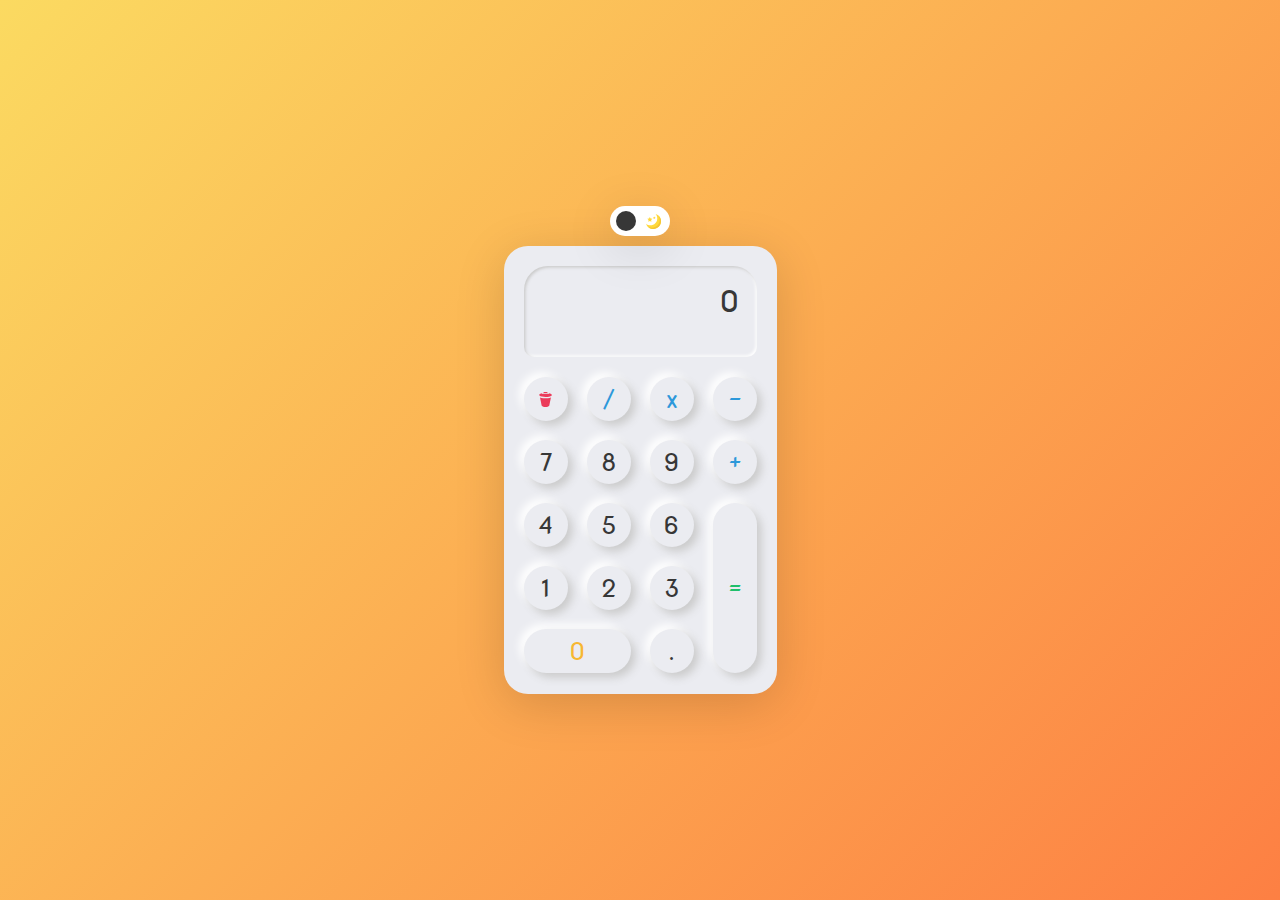
<file: Calculator/index.html>
<!DOCTYPE html>
<html lang="en">

<head>
    <meta charset="UTF-8">
    <meta name="viewport" content="width=device-width, initial-scale=1.0">
    <title>Calculator Ui</title>
    <link rel="stylesheet" href="assets/css/styles.css">
</head>

<body>
    <div class="nightModeToggle">
        <div class="switch"></div>
        <svg id="sun" xmlns="http://www.w3.org/2000/svg" x="0px" y="0px" viewBox="0 0 60 60"
            style="enable-background:new 0 0 60 60;" xml:space="preserve">
            <g>
                <path style="fill:#F0C419;"
                    d="M30,0c-0.552,0-1,0.448-1,1v6c0,0.552,0.448,1,1,1s1-0.448,1-1V1C31,0.448,30.552,0,30,0z"></path>
                <path style="fill:#F0C419;"
                    d="M30,52c-0.552,0-1,0.448-1,1v6c0,0.552,0.448,1,1,1s1-0.448,1-1v-6C31,52.448,30.552,52,30,52z">
                </path>
                <path style="fill:#F0C419;"
                    d="M59,29h-6c-0.552,0-1,0.448-1,1s0.448,1,1,1h6c0.552,0,1-0.448,1-1S59.552,29,59,29z"></path>
                <path style="fill:#F0C419;"
                    d="M8,30c0-0.552-0.448-1-1-1H1c-0.552,0-1,0.448-1,1s0.448,1,1,1h6C7.552,31,8,30.552,8,30z"></path>
                <path style="fill:#F0C419;"
                    d="M46.264,14.736c0.256,0,0.512-0.098,0.707-0.293l5.736-5.736c0.391-0.391,0.391-1.023,0-1.414
                    s-1.023-0.391-1.414,0l-5.736,5.736c-0.391,0.391-0.391,1.023,0,1.414C45.752,14.639,46.008,14.736,46.264,14.736z"></path>
                <path style="fill:#F0C419;" d="M13.029,45.557l-5.736,5.736c-0.391,0.391-0.391,1.023,0,1.414C7.488,52.902,7.744,53,8,53
                    s0.512-0.098,0.707-0.293l5.736-5.736c0.391-0.391,0.391-1.023,0-1.414S13.42,45.166,13.029,45.557z">
                </path>
                <path style="fill:#F0C419;"
                    d="M46.971,45.557c-0.391-0.391-1.023-0.391-1.414,0s-0.391,1.023,0,1.414l5.736,5.736
                    C51.488,52.902,51.744,53,52,53s0.512-0.098,0.707-0.293c0.391-0.391,0.391-1.023,0-1.414L46.971,45.557z"></path>
                <path style="fill:#F0C419;"
                    d="M8.707,7.293c-0.391-0.391-1.023-0.391-1.414,0s-0.391,1.023,0,1.414l5.736,5.736
                    c0.195,0.195,0.451,0.293,0.707,0.293s0.512-0.098,0.707-0.293c0.391-0.391,0.391-1.023,0-1.414L8.707,7.293z"></path>
                <path style="fill:#F0C419;"
                    d="M50.251,21.404c0.162,0.381,0.532,0.61,0.921,0.61c0.13,0,0.263-0.026,0.39-0.08l2.762-1.172
                    c0.508-0.216,0.746-0.803,0.53-1.311s-0.804-0.746-1.311-0.53l-2.762,1.172C50.272,20.309,50.035,20.896,50.251,21.404z">
                </path>
                <path style="fill:#F0C419;" d="M9.749,38.596c-0.216-0.508-0.803-0.746-1.311-0.53l-2.762,1.172
                    c-0.508,0.216-0.746,0.803-0.53,1.311c0.162,0.381,0.532,0.61,0.921,0.61c0.13,0,0.263-0.026,0.39-0.08l2.762-1.172
                    C9.728,39.691,9.965,39.104,9.749,38.596z"></path>
                <path style="fill:#F0C419;" d="M54.481,38.813L51.7,37.688c-0.511-0.207-1.095,0.041-1.302,0.553
                    c-0.207,0.512,0.041,1.095,0.553,1.302l2.782,1.124c0.123,0.049,0.25,0.073,0.374,0.073c0.396,0,0.771-0.236,0.928-0.626
                    C55.241,39.603,54.994,39.02,54.481,38.813z"></path>
                <path style="fill:#F0C419;"
                    d="M5.519,21.188L8.3,22.312c0.123,0.049,0.25,0.073,0.374,0.073c0.396,0,0.771-0.236,0.928-0.626
                    c0.207-0.512-0.041-1.095-0.553-1.302l-2.782-1.124c-0.513-0.207-1.095,0.04-1.302,0.553C4.759,20.397,5.006,20.98,5.519,21.188z">
                </path>
                <path style="fill:#F0C419;"
                    d="M39.907,50.781c-0.216-0.508-0.803-0.745-1.311-0.53c-0.508,0.216-0.746,0.803-0.53,1.311
                    l1.172,2.762c0.162,0.381,0.532,0.61,0.921,0.61c0.13,0,0.263-0.026,0.39-0.08c0.508-0.216,0.746-0.803,0.53-1.311L39.907,50.781z">
                </path>
                <path style="fill:#F0C419;"
                    d="M21.014,9.829c0.13,0,0.263-0.026,0.39-0.08c0.508-0.216,0.746-0.803,0.53-1.311l-1.172-2.762
                    c-0.215-0.509-0.802-0.747-1.311-0.53c-0.508,0.216-0.746,0.803-0.53,1.311l1.172,2.762C20.254,9.6,20.625,9.829,21.014,9.829z">
                </path>
                <path style="fill:#F0C419;" d="M21.759,50.398c-0.511-0.205-1.095,0.04-1.302,0.553l-1.124,2.782
                    c-0.207,0.512,0.041,1.095,0.553,1.302c0.123,0.049,0.25,0.073,0.374,0.073c0.396,0,0.771-0.236,0.928-0.626l1.124-2.782
                    C22.519,51.188,22.271,50.605,21.759,50.398z"></path>
                <path style="fill:#F0C419;"
                    d="M38.615,9.675c0.396,0,0.771-0.236,0.928-0.626l1.124-2.782c0.207-0.512-0.041-1.095-0.553-1.302
                    c-0.511-0.207-1.095,0.041-1.302,0.553L37.688,8.3c-0.207,0.512,0.041,1.095,0.553,1.302C38.364,9.651,38.491,9.675,38.615,9.675z">
                </path>
            </g>
            <circle style="fill:#F0C419;" cx="30" cy="30" r="20"></circle>
            <circle style="fill:#EDE21B;" cx="30" cy="30" r="15"></circle>
        </svg>

        <svg id="moon" xmlns="http://www.w3.org/2000/svg" x="0px" y="0px" viewBox="0 0 499.712 499.712"
            style="enable-background:new 0 0 499.712 499.712;" xml:space="preserve">
            <path style="fill:#FFD93B;" d="M146.88,375.528c126.272,0,228.624-102.368,228.624-228.64c0-55.952-20.16-107.136-53.52-146.88
                    C425.056,33.096,499.696,129.64,499.696,243.704c0,141.392-114.608,256-256,256c-114.064,0-210.608-74.64-243.696-177.712
                    C39.744,355.368,90.944,375.528,146.88,375.528z"></path>
            <path style="fill:#F4C534;" d="M401.92,42.776c34.24,43.504,54.816,98.272,54.816,157.952c0,141.392-114.608,256-256,256
                    c-59.68,0-114.448-20.576-157.952-54.816c46.848,59.472,119.344,97.792,200.928,97.792c141.392,0,256-114.608,256-256
                    C499.712,162.12,461.392,89.64,401.92,42.776z"></path>
            <g>
                <polygon style="fill:#FFD83B;" points="128.128,99.944 154.496,153.4 213.472,161.96 170.8,203.56 180.864,262.296 
                        128.128,234.568 75.376,262.296 85.44,203.56 42.768,161.96 101.744,153.4 	"></polygon>
                <polygon style="fill:#FFD83B;" points="276.864,82.84 290.528,110.552 321.104,114.984 298.976,136.552 304.208,166.984 
                        276.864,152.616 249.52,166.984 254.752,136.552 232.624,114.984 263.2,110.552 	"></polygon>
            </g>
        </svg>
    </div>
    <span class="tooltip">Click To Copy ❤</span>
    <div class="calculator">

        <div class="screen">
            <div class="screenContent">
                <p id="result"><span id="resultText" onclick="copy()" onmouseleave="restoreText()"
                        style="color: #373737">0</span></p>

                <p class="calculation"><span id="calculationText"></span></p>
            </div>
        </div>

        <div class="numPad">
            <div id="clear" class="style circle"><svg xmlns="http://www.w3.org/2000/svg" width="15" height="15"
                    viewBox="0 0 24 24" fill="#eb3b5a">
                    <path
                        d="M17.573 1.848c.083.699-.476 1.152-1.182 1.152h-8.774c-.704 0-1.266-.452-1.182-1.156-1.329.281-4.435 1.159-4.435 2.516 0 .303.103.7.235 1.361 3.175 2.953 15.758 3.088 19.476.244.159-.824.289-1.278.289-1.611 0-1.333-3.091-2.223-4.427-2.506zm3.113 6.897c-.868 4.587-2.184 10.54-2.709 13.287-1.079 1.312-3.545 1.968-6.013 1.968s-4.935-.656-6.013-1.968c-.529-2.884-1.834-8.868-2.684-13.414 3.154 1.274 7.398 1.401 8.895 1.401 1.771 0 5.561-.151 8.524-1.274zm-13.069-6.763c.922 0 1.669-1.08 1.669-1.982h5.437c0 .902.747 1.982 1.668 1.982h-8.774z" />
                </svg></div>
            <div id="division" class="style circle ariOpeColor">/</div>
            <div id="multiplication" class="style circle ariOpeColor">x</div>
            <div id="subtraction" class="style circle ariOpeColor">-</div>
            <div id="num7" class="style circle numColor">7</div>
            <div id="num8" class="style circle numColor">8</div>
            <div id="num9" class="style circle numColor">9</div>
            <div id="addition" class="style circle ariOpeColor">+</div>
            <div id="num4" class="style circle numColor">4</div>
            <div id="num5" class="style circle numColor">5</div>
            <div id="num6" class="style circle numColor">6</div>
            <div id="num1" class="style circle numColor">1</div>
            <div id="num2" class="style circle numColor">2</div>
            <div id="num3" class="style circle numColor">3</div>
            <div id="num0" class="style zero">0</div>
            <div id="dot" class="style circle numColor">.</div>
            <div id="equal" class="style equal">=</div>
        </div>

    </div>
    <script src="assets/js/main.js"></script>
</body>

</html>
</file>
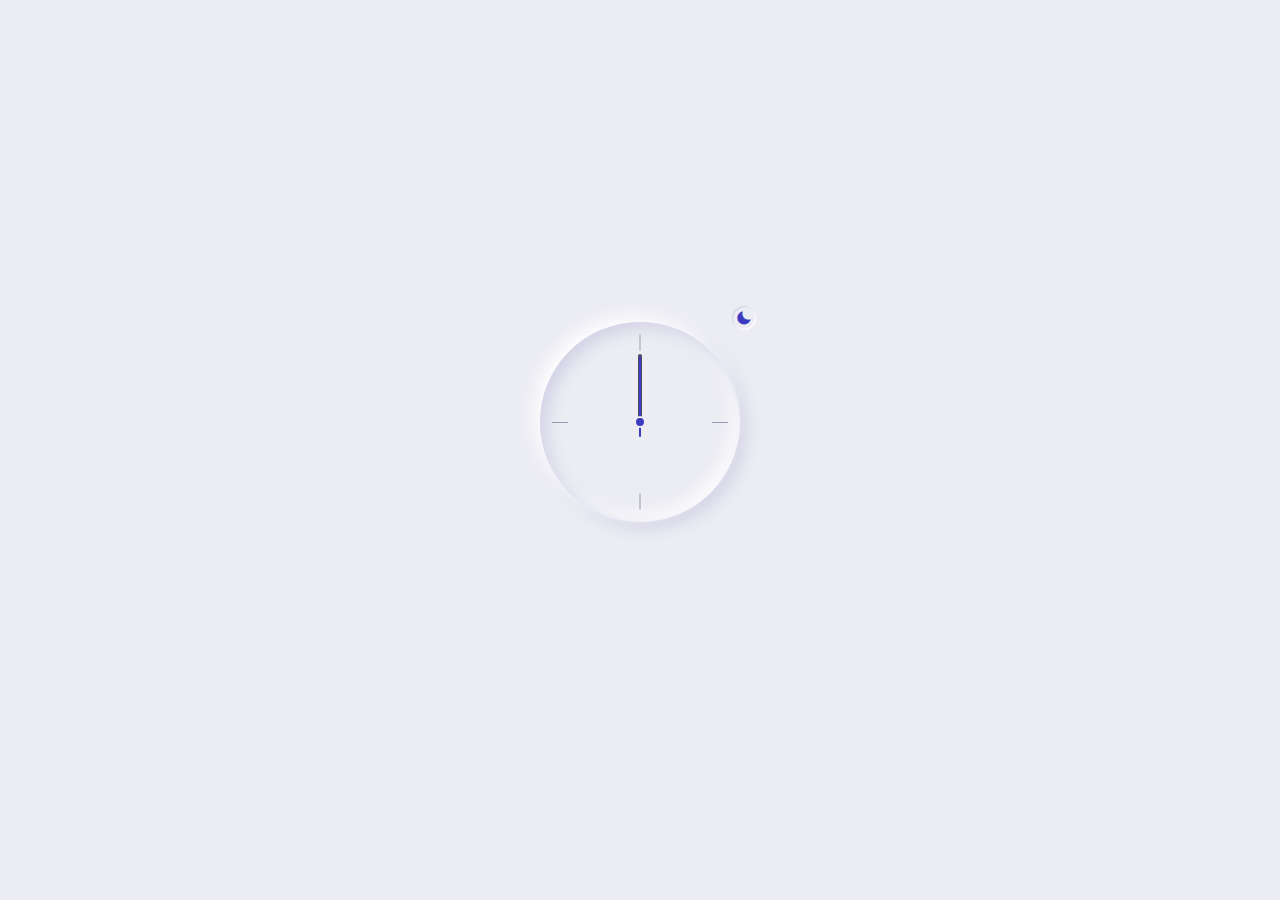
<file: Clock/index.html>
<!DOCTYPE html>
<html lang="en">

<head>
    <meta charset="UTF-8">
    <meta name="viewport" content="width=device-width, initial-scale=1.0">

    <link rel="stylesheet" href="https://cdn.jsdelivr.net/npm/boxicons@latest/css/boxicons.min.css">
    <link rel="stylesheet" href="assets/css/styles.css">

    <title>Clock Ui</title>
</head>

<body>
    <section class="clock container">
        <div class="clock__container grid">
            <div class="clock__content grid">
                <div class="clock__circle">
                    <span class="clock__twelve"></span>
                    <span class="clock__three"></span>
                    <span class="clock__six"></span>
                    <span class="clock__nine"></span>

                    <div class="clock__rounder"></div>
                    <div class="clock__hour" id="clock-hour"></div>
                    <div class="clock__minutes" id="clock-minutes"></div>
                    <div class="clock__seconds" id="clock-seconds"></div>

                    <!-- Dark/light Button -->
                    <div class="clock__theme">
                        <i class='bx bxs-moon' id="theme-button"></i>
                    </div>
                </div>

                <div>
                    <div class="clock__text">
                        <div class="clock__text-hour" id="text-hour"></div>
                        <div class="clock__text-minutes" id="text-minutes"></div>
                        <div class="clock__text-ampm" id="text-ampm"></div>
                    </div>

                    <div class="clock__date">
                        <span id="date-day-week"></span>
                        <span id="date-day"></span>
                        <span id="date-month"></span>
                        <span id="date-year"></span>
                    </div>
                </div>
            </div>
        </div>
    </section>
    <!--Load JavaScript-->
    <script src="assets/js/main.js"></script>
</body>

</html>
</file>
<file: Calculator/assets/css/styles.css>
@import url("https://fonts.googleapis.com/css?family=Nova+Round&display=swap");

* {
  margin: 0;
  padding: 0;
  box-sizing: border-box;
}

body {
  height: 100vh;
  display: flex;
  flex-direction: column;
  justify-content: center;
  align-items: center;
  background: linear-gradient(-45deg, #fa8bff, #2bd2ff, #ffe53b, #ff2525, #fbda61);
  background-size: 800% 800%;
  animation: gradient 40s ease infinite;
}

body.night-mode {
  height: 100vh;
  display: flex;
  flex-direction: column;
  justify-content: center;
  align-items: center;
  background: linear-gradient(315deg, #000000 0%, #414141 74%);
  background-size: 800% 800%;
  animation: gradient 40s ease infinite;
}

@keyframes gradient {
  0% {
    background-position: 0% 50%;
  }

  50% {
    background-position: 100% 50%;
  }

  100% {
    background-position: 0% 50%;
  }
}

.nightModeToggle {
  width: 60px;
  height: 30px;
  background-color: white;
  margin-bottom: 10px;
  border-radius: 500px;
  box-shadow: 0px 10px 50px rgba(0, 0, 0, 0.15);
  display: flex;
  align-items: center;
  justify-content: space-between;
  padding: 0 9px;
  position: relative;
  cursor: pointer;
  transition: background-color 0.5s ease-in-out;
}

.nightModeToggleNM {
  background: #373737;
}

.nightModeToggle svg {
  width: 15px;
  height: 15px;
}

.switch {
  width: 20px;
  height: 20px;
  background-color: #373737;
  border-radius: 500px;
  position: absolute;
  left: 6px;
  transition: left 0.5s ease-in-out, background-color 0.5s ease-in-out;
}

.switchNM {
  left: 33px;
  background-color: white;
}

.calculator {
  min-width: 273px;
  min-height: 448px;

  background: #ebecf1;
  box-shadow: 0px 10px 50px rgba(0, 0, 0, 0.15);
  border-radius: 24px;

  font-family: Nova Round;
  font-style: normal;
  font-weight: normal;
  font-size: 24px;
  line-height: 29px;
  transition: background-color 0.5s ease-in-out, box-shadow 0.5s ease-in-out;
}

.screen {
  width: 233px;
  height: 91px;
  background-color: #ebecf1;
  box-shadow: inset 1.5px 1.5px 3px #cbcbcb, inset -1.5px -1.5px 3px #ffffff;
  border-radius: 24px 24px 10px 10px;
  margin: 20px 20px 20px 20px;
  transition: background-color 0.5s ease-in-out, box-shadow 0.5s ease-in-out;
}

.screenContent {
  text-align: end;
  padding: 17px;
  font-size: 30px;
}

#result {
  font-size: 30px;
  line-height: 36px;
  margin-bottom: 5px;
  overflow: auto;
  user-select: all;
}

#resultText {
  transition: color 0.5s ease-in-out;
  cursor: copy;
}

.resultTextNM {
  color: #f7b731 !important;
}

.tooltip {
  position: fixed;
  height: fit-content;
  width: fit-content;
  background-color: white;
  padding: 5px 12px;
  border-radius: 5px;
  font-family: Nova Round;
  display: none;
  font-size: 20px;
  font: icon;
  box-shadow: 0px 0px 5px 0px rgba(0, 0, 0, 0.15);
}

.calculation {
  font-size: 12px;
  line-height: 14px;
  color: rgb(153, 153, 153);
  overflow: auto;
  transition: color 0.5s ease-in-out;
}

.calculationNM {
  color: white;
}

.numPad {
  width: 233px;
  height: 296px;
  margin: 20px 20px 20px 20px;

  display: grid;
  grid-template-columns: repeat(4, 1fr);
  grid-template-rows: repeat(5, 1fr);
  grid-column-gap: 19px;
  grid-row-gap: 19px;
}

.style {
  box-shadow: 4.5px 4.5px 9px #cbcbcb, -4.5px -4.5px 9px #ffffff;
  border-radius: 500px;
  display: flex;
  justify-content: center;
  align-items: center;
  cursor: pointer;
  transition: background-color 0.5s ease-in-out, box-shadow 0.5s ease-in-out, color 0.5s ease-in-out;
}

.styleOnClick {
  box-shadow: inset 2px 2px 4px #cbcbcb, inset -2px -2px 4px #ffffff;
  font-size: 20px;
  opacity: 0.8;
}

.circle {
  width: 44px;
  height: 44px;
}

.numColor {
  color: #373737;
}

.trashCan {
  width: 15px;
  height: 15px;
}

/* Night Mode */
.styleNM {
  background: #191a1e;
  box-shadow: 6px 6px 12px #0e0e0e, -4px -4px 10px rgba(95, 94, 94, 0.25);
  color: white;
}

.screenNM {
  background-color: #191a1e;
  background: #191a1e;
  box-shadow: inset 1.5px 1.5px 3px #0e0e0e, inset -1.5px -1.5px 3px #5f5e5e;
}

/* Night Mode */

.ariOpeColor {
  color: #2d98da;
}

.zero {
  width: 107px;
  height: 44px;
  color: #f7b731;
  grid-area: 5 / 1 / 6 / 3;
}

.equal {
  width: 44px;
  height: 170px;
  color: #20bf6b;
  grid-area: 3 / 4 / 6 / 5;
}
</file>
<file: Clock/assets/css/styles.css>
/* Import Poppins Font */
@import url("https://fonts.googleapis.com/css2?family=Poppins:wght@400;500&display=swap");

/* Variable Setup */
:root {
  /* Colors */
  --hue-color: 240;
  --first-color: hsl(var(--hue-color), 53%, 49%);
  --title-color: hsl(var(--hue-color), 53%, 15%);
  --text-color: hsl(var(--hue-color), 12%, 35%);
  --text-color-light: hsl(var(--hue-color), 12%, 65%);
  --white-color: #fff;
  --body-color: hsl(var(--hue-color), 24%, 94%);
  /* Font Settings */
  --body-font: "Poppins", sans-serif;
  --biggest-font-size: 3rem;
  --small-font-size: 0.813rem;
  --smaller-font-size: 0.75rem;
  --tiny-font-size: 0.625rem;
  --font-medium: 500;
  /* Bottom Margins */
  --mb-0-25: 0.25rem;
  --mb-1: 1rem;
  --mb-1-5: 1.5rem;
  --mb-2-5: 2.5rem;
  /* Z Indexing */
  --z-normal: 1;
  --z-tooltip: 10;
}

@media screen and (min-width: 968px) {
  :root {
    --biggest-font-size: 3.5rem;
    --small-font-size: 0.875rem;
    --smaller-font-size: 0.813rem;
    --tiny-font-size: 0.75rem;
  }
}

/* Dark Theme */
body.dark-theme {
  --title-color: hsl(var(--hue-color), 12%, 95%);
  --text-color: hsl(var(--hue-color), 12%, 75%);
  --body-color: hsl(var(--hue-color), 10%, 16%);
}

/* Theme Selector Button */
.clock__theme {
  position: absolute;
  top: -1rem;
  right: -1rem;
  display: flex;
  padding: 0.25rem;
  border-radius: 50%;
  box-shadow: inset -1px -1px 1px hsla(var(--hue-color), 0%, 100%, 1),
    inset 1px 1px 1px hsla(var(--hue-color), 30%, 86%, 1);
  color: var(--first-color);
  cursor: pointer;
  transition: 0.4s;
}

/* Box Shadow - Dark Theme */
.dark-theme .clock__circle {
  box-shadow: 6px 6px 16px hsla(var(--hue-color), 8%, 12%, 1), -6px -6px 16px hsla(var(--hue-color), 8%, 20%, 1),
    inset -6px -6px 16px hsla(var(--hue-color), 8%, 20%, 1), inset 6px 6px 12px hsla(var(--hue-color), 8%, 12%, 1);
}

.dark-theme .clock__theme {
  box-shadow: inset -1px -1px 1px hsla(var(--hue-color), 8%, 20%, 1),
    inset 1px 1px 1px hsla(var(--hue-color), 8%, 12%, 1);
}

/* Base */
* {
  box-sizing: border-box;
  padding: 0;
  margin: 0;
}

body {
  margin: 0;
  font-family: var(--body-font);
  background-color: var(--body-color);
  color: var(--text-color);
  transition: 0.4s;
}

a {
  text-decoration: none;
}

/* Classes */
.container {
  max-width: 968px;
  margin-left: var(--mb-1);
  margin-right: var(--mb-1);
}

.grid {
  display: grid;
}

/* Clock */
.clock__container {
  height: 100vh;
  grid-template-rows: 1fr max-content;
}

.clock__circle {
  position: relative;
  width: 200px;
  height: 200px;
  box-shadow: -6px -6px 16px var(--white-color), 6px 6px 16px hsla(var(--hue-color), 30%, 86%, 1),
    inset 6px 6px 16px hsla(var(--hue-color), 30%, 86%, 1), inset -6px -6px 16px var(--white-color);
  border-radius: 50%;
  justify-self: center;
  display: flex;
  justify-content: center;
  align-items: center;
  transition: 0.4s;
}

.clock__content {
  align-self: center;
  row-gap: 3.5rem;
}

.clock__twelve,
.clock__three,
.clock__six,
.clock__nine {
  position: absolute;
  width: 1rem;
  height: 1px;
  background-color: var(--text-color-light);
}

.clock__twelve,
.clock__six {
  transform: translateX(-50%) rotate(90deg);
}

.clock__twelve {
  top: 1.25rem;
  left: 50%;
}

.clock__three {
  top: 50%;
  right: 0.75rem;
}

.clock__six {
  bottom: 1.25rem;
  left: 50%;
}

.clock__nine {
  left: 0.75rem;
  top: 50%;
}

.clock__rounder {
  width: 0.75rem;
  height: 0.75rem;
  background-color: var(--first-color);
  border-radius: 50%;
  border: 2px solid var(--body-color);
  z-index: var(--z-tooltip);
}

.clock__hour,
.clock__minutes,
.clock__seconds {
  position: absolute;
  display: flex;
  justify-content: center;
}

.clock__hour {
  width: 105px;
  height: 105px;
}

.clock__hour::before {
  content: "";
  position: absolute;
  background-color: var(--text-color);
  width: 0.25rem;
  height: 3rem;
  border-radius: 0.75rem;
  z-index: var(--z-normal);
}

.clock__minutes {
  width: 136px;
  height: 136px;
}

.clock__minutes::before {
  content: "";
  position: absolute;
  background-color: var(--text-color);
  width: 0.25rem;
  height: 4rem;
  border-radius: 0.75rem;
  z-index: var(--z-normal);
}

.clock__seconds {
  width: 130px;
  height: 130px;
}

.clock__seconds::before {
  content: "";
  position: absolute;
  background-color: var(--first-color);
  width: 0.125rem;
  height: 5rem;
  border-radius: 0.75rem;
  z-index: var(--z-normal);
}

.clock__logo {
  width: max-content;
  justify-self: center;
  margin-bottom: var(--mb-2-5);
  font-size: var(--smaller-font-size);
  font-weight: var(--font-medium);
  color: var(--text-color-light);
  transition: 0.3s;
}

.clock__logo:hover {
  color: var(--first-color);
}

.clock__text {
  display: flex;
  justify-content: center;
}

.clock__text-hour,
.clock__text-minutes {
  font-size: var(--biggest-font-size);
  font-weight: var(--font-medium);
  color: var(--title-color);
}

.clock__text-ampm {
  font-size: var(--tiny-font-size);
  color: var(--title-color);
  font-weight: var(--font-medium);
  margin-left: var(--mb-0-25);
}

.clock__date {
  text-align: center;
  font-size: var(--small-font-size);
  font-weight: var(--font-medium);
}

/* Media Queries */
/* For large devices */
@media screen and (min-width: 968px) {
  .container {
    margin-left: auto;
    margin-right: auto;
  }

  .clock__logo {
    margin-bottom: 3rem;
  }
}
</file>
